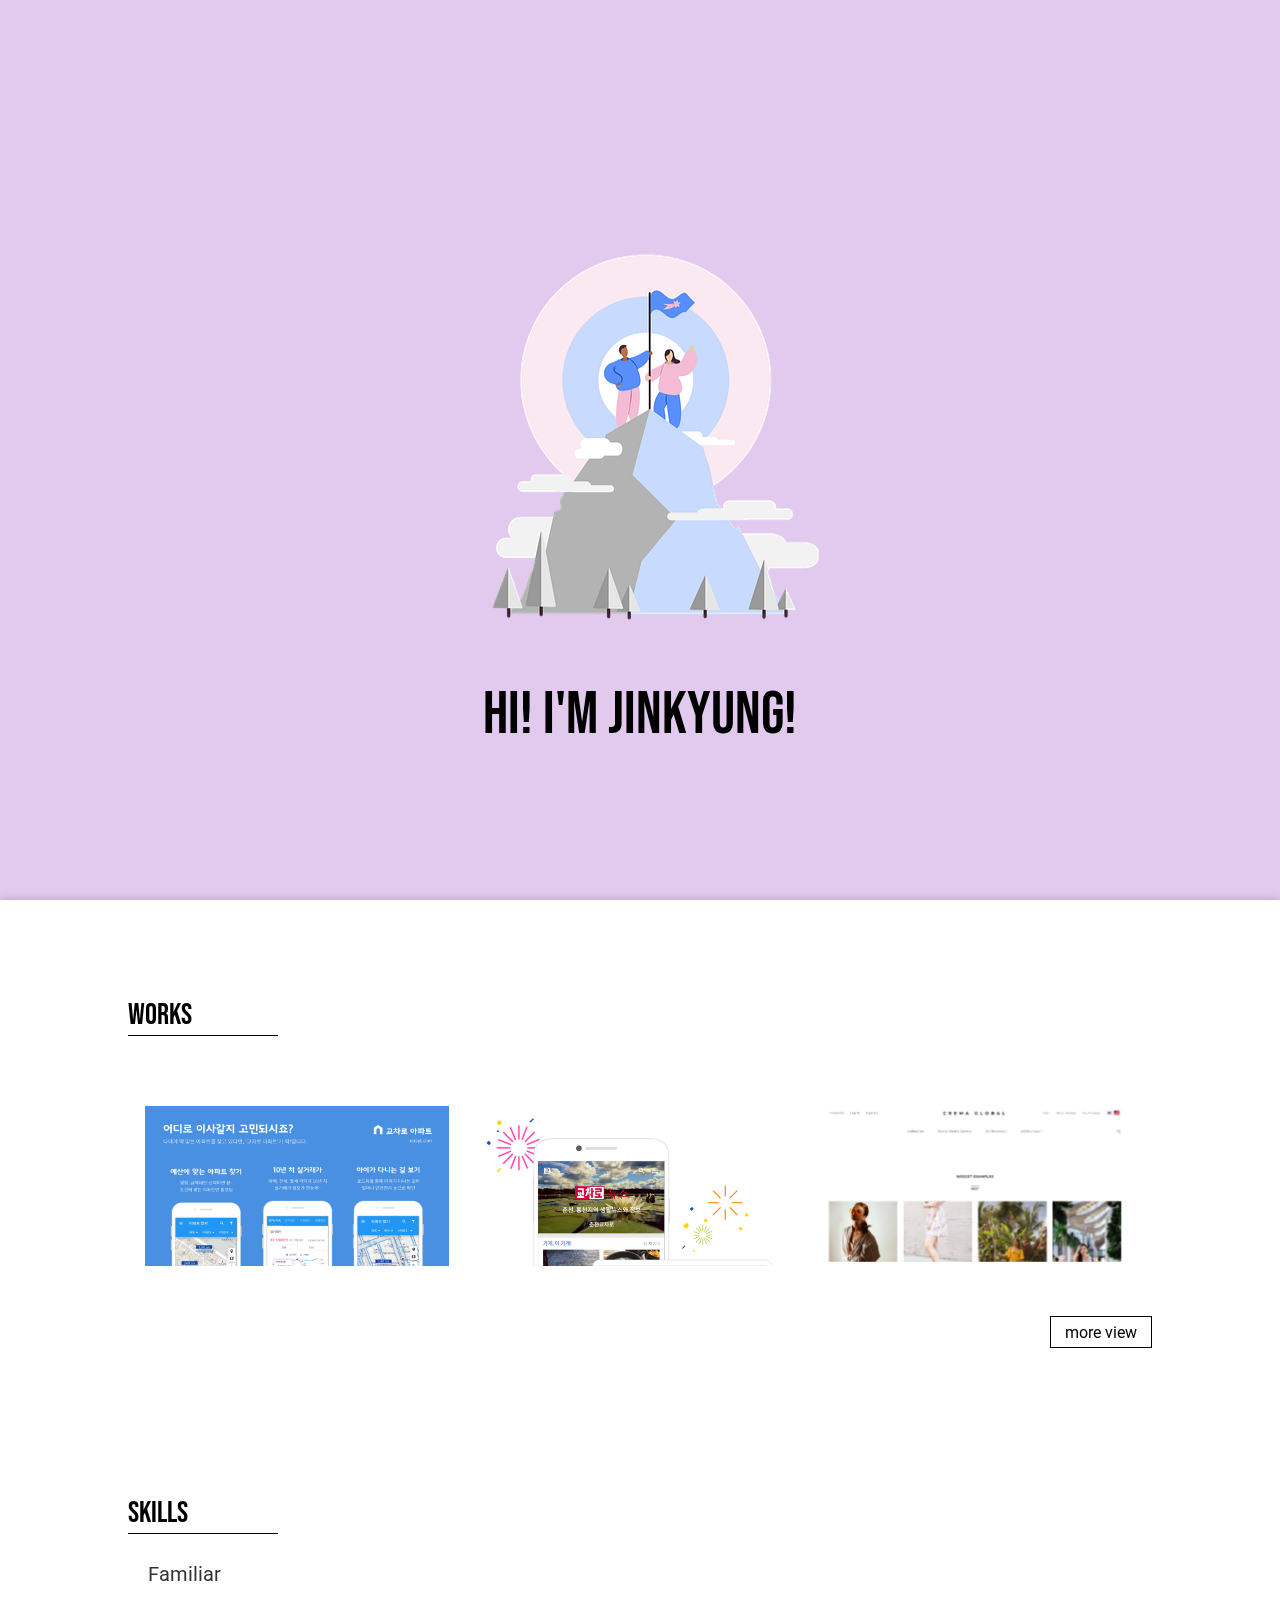
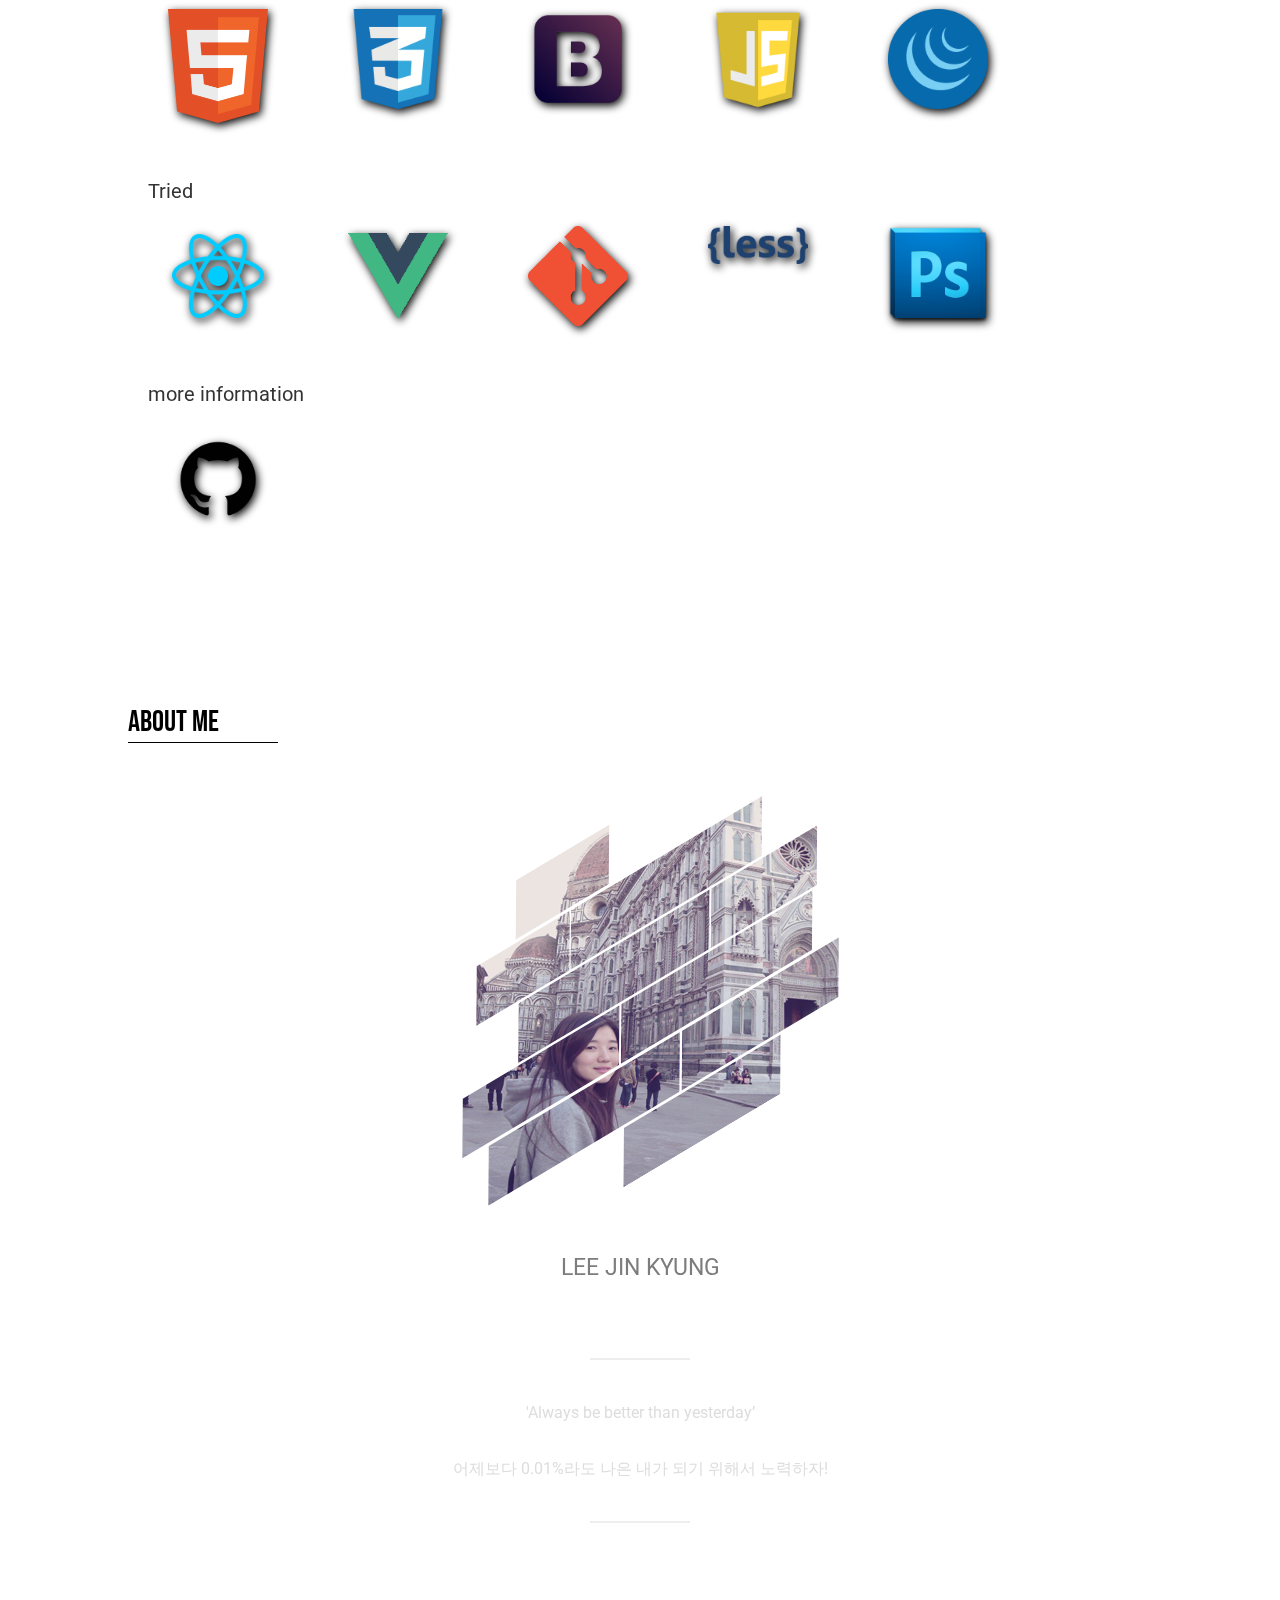
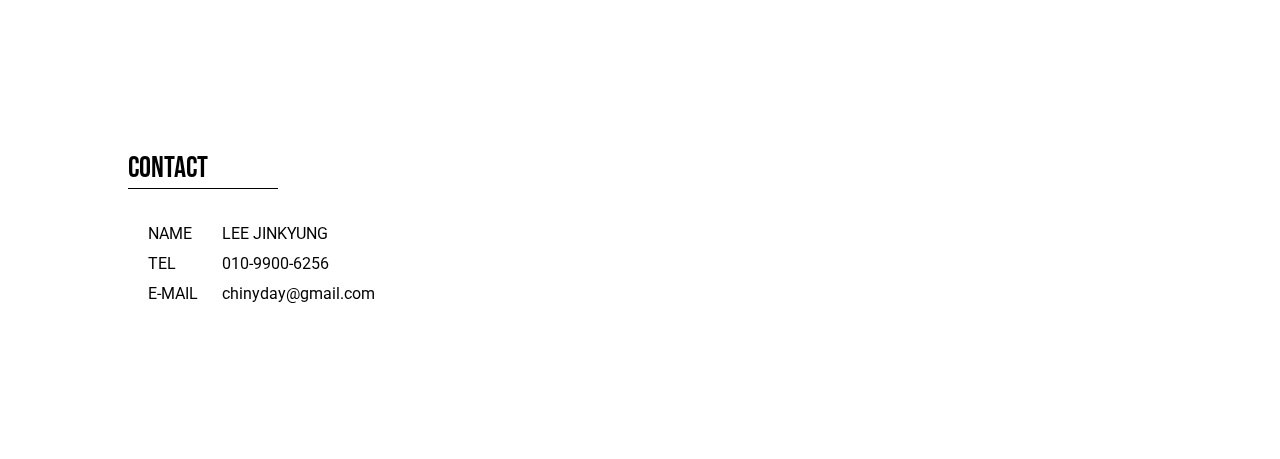
<file: index.html>
<!DOCTYPE html>
<html lang="ko">
<head>
    <meta charset="UTF-8">
    <meta name="viewport" content="width=device-width, initial-scale=1.0">
    <link rel="stylesheet" type="text/css" href="reset.css"> 
    <link rel="stylesheet" type="text/css" href="index.css">   
    <script src="https://ajax.googleapis.com/ajax/libs/jquery/3.5.1/jquery.min.js"></script>
    <title>jinkyung's 포트폴리오</title>
</head>
<body>
    <div id="wrap">
        <div class="gnb">
            <nav class="clearfix">
                <ul class="clearfix">
                    <li><a href="index.html">HOME</a></li>
                    <li><a href="#section1">WORKS</a></li>
                    <li><a href="#section2">SKILLS</a></li>
                    <li><a href="#section3">ABOUT ME</a></li>
                    <li><a href="#section4">CONTACT</a></li>
                </ul>
            </nav>
        </div>
        <div class="top_container">
            <div class="contents">
                <img src="img/main.png">
                <div class="txt">Hi! I'm JinKyung!</div>
            </div>
        </div>
        <div class="bottom_container">
            <!-- works -->
            <section id ="section1" class="section1">
                <h2 class="title">works</h2>
                <div class="container clearfix">
                    <ul class="clearfix list">
                        <li class="prj">
                            <img src="img/proj/img05.png">
                            <div class="txt"><a href="https://www.kcrapt.com/" target="_blank">교차로 아파트</a></div>
                        </li>
                        <li class="prj">
                           <img src="img/proj/img03.png">
                            <div class="txt"> <a href="http://www.semy.kr/" target="_blank">SEMY</a></div>
                        </li>
                        <li class="prj">
                            <img src="img/proj/img06.png"></a>
                            <div class="txt"><a href="http://shop2.cremaglobal.cafe24.com/?redirect=T" target="_blank">크리마 글로벌 샘플사이트</a></div>
                        </li>
                    </ul>
                    <div class="more_btn"><a href="works/works.html">more view</a></div>
                </div>
            </section>

            <!-- skills -->
            <section id ="section2" class="section2">
                <h2 class="title">skills</h2>
                <div class="container ">
                    <div class="contents">
                        <h3 class="sub_title">Familiar</h3>
                        <ul class="clearfix">
                            <li><img src="img/icon/html.png"></li>
                            <li><img src="img/icon/css.png"></li>
                            <li><img src="img/icon/bootstrap.png"></li>
                            <li><img src="img/icon/javascript.png"></li>
                            <li><img src="img/icon/jq.png"></li>
                        </ul>
                    </div>
                    <div class="contents">
                        <h3 class="sub_title">Tried</h3>
                        <ul class="clearfix">
                            <li><img src="img/icon/react.png"></li>
                            <li><img src="img/icon/vue.png"></li>
                            <li><img src="img/icon/git.png"></li>
                            <li><img src="img/icon/less.png"></li>
                              <!-- <li><img src="img/icon/sass.png"></li> -->
                            <li><img src="img/icon/photoshop.png"></li>
                        </ul>
                    </div>
                    <div class="contents">
                        <h3 class="sub_title">more information</h3>
                        <ul class="clearfix">
                            <li><a href="https://github.com/chinyday" target="_blank"><img src="img/icon/github.png"></a></li>
                        </ul>
                    </div>

                            
                </div>
            </section>

            <!-- about me -->
            <section id ="section3" class="section3">
                <h2 class="title">about me</h2>
                <div class="container">
                    <img src="img/jinkyung.png">
                    <div class="name">LEE JIN KYUNG</div>
                    <div class="motto">'Always be better than yesterday’<br><br>어제보다 0.01%라도 나은 내가 되기 위해서 노력하자!</div>
                </div>
            </section>

            <!-- contact -->
            <section id ="section4" class="section4">
                <h2 class="title">contact</h2>
                <div class="container">
                    <p><span>NAME</span> LEE JINKYUNG</p>
                    <p><span>TEL</span> 010-9900-6256</p>
                    <p><span>E-MAIL</span> chinyday@gmail.com</p>
                </div>
            </section>

       </div>
    </div>

    <script src="index.js"></script>
</body>
</html>
</file>
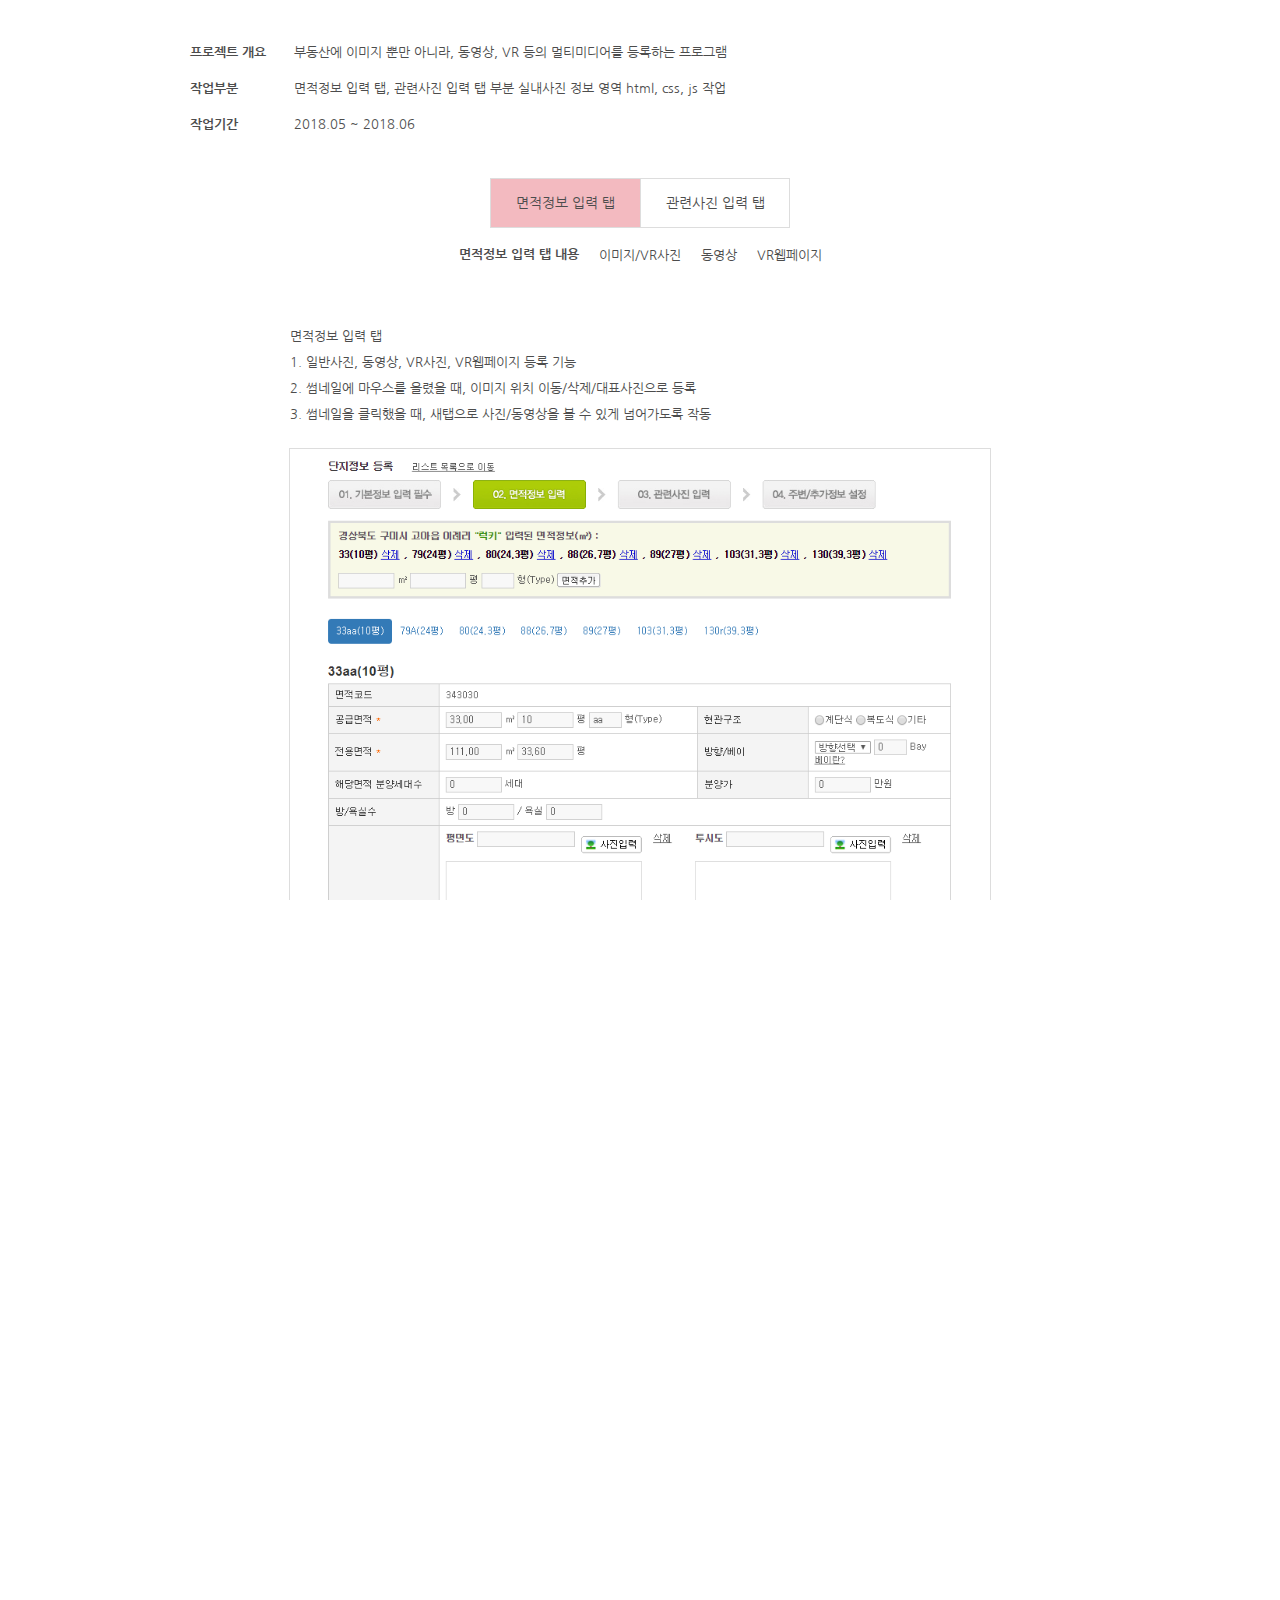
<file: works/bds/index.html>
<!DOCTYPE html>
<html>
<head>
    <meta charset="utf-8" />
    <meta http-equiv="X-UA-Compatible" content="IE=edge">
    <title>교차로 부동산 멀티미디어 뷰 프로그램</title>
    <meta name="viewport" content="width=device-width, initial-scale=1">
    <link rel="stylesheet" type="text/css" media="screen" href="index.css" />
    <script src="https://ajax.googleapis.com/ajax/libs/jquery/3.5.1/jquery.min.js"></script>
    <script src="index.js"></script>
</head>
<body>
    <div id="wrapper">
        
        <div class="pj_header">
           <ul class="">
               <li>
                    <span class="title">프로젝트 개요</span>
                    <span class="content">부동산에 이미지 뿐만 아니라, 동영상, VR 등의 멀티미디어를 등록하는 프로그램</span>
               </li>
               <li>
                    <span class="title">작업부분</span>
                    <span class="content">면적정보 입력 탭, 관련사진 입력 탭 부분 실내사진 정보 영역 html, css, js 작업</span>
               </li>
               <li>
                    <span class="title">작업기간</span>
                    <span class="content">2018.05 ~ 2018.06</span>
               </li>
           </ul>
        </div>
        
        <ul class="tab_wrap">
            <li class="on bd_stlye tab1">면적정보 입력 탭</li>
            <li class="tab2">관련사진 입력 탭</li>
        </ul>
        
        <div class="tabs"> 
            <ul class="tab_conts tab1 on">
                <li class="on conts_tab1-1">면적정보 입력 탭 내용</li>
                <li class="conts_tab1-2">이미지/VR사진</li>
                <li class="conts_tab1-3">동영상</li>
                <li class="conts_tab1-4">VR웹페이지</li>
            </ul>
            <ul class="tab_conts tab2">
                <li class="on conts_tab2-1">관련사진 입력 탭 내용</li>
                <li class="conts_tab2-2">위치</li>
            </ul>
            
        </div>   
        
        <div class="container">
            <div class="conts_tab1-1">
                <ul class="cont_info">
                    <li>면적정보 입력 탭</li>
                    <li>1. 일반사진, 동영상, VR사진, VR웹페이지 등록 기능</li>
                    <li>2. 썸네일에 마우스를 올렸을 때, 이미지 위치 이동/삭제/대표사진으로 등록</li>
                    <li>3. 썸네일을 클릭했을 때, 새탭으로 사진/동영상을 볼 수 있게 넘어가도록 작동</li>
                </ul>
                <img alt="" src="img/tap1.png">    
            </div>
            <div class="conts_tab1-2">
                <ul class="cont_info">
                    <li>면적정보 입력 탭 - 이미지 / VR사진 등록</li>
                    <li>1. 기존 사진 등록하는 방법 사용</li>
                </ul>
                <img alt="" src="img/tap1_1.png">    
            </div>
            <div class="conts_tab1-3">
                <ul class="cont_info">
                    <li>면적정보 입력 탭 - 동영상 등록</li>
                    <li>1. youtube 주소를 입력하여 자신이 원하는 동영상을 등록</li>
                    <li>2. youtube.com, youtu.be 둘 다 적용, 유효성 검사</li>
                </ul>
                <img alt="" src="img/tap1_2.jpg">    
            </div>
            <div class="conts_tab1-4">
                <ul class="cont_info">
                    <li>면적정보 입력 탭 - VR웹페이지 등록</li>
                    <li>1. 등록되어 있는 실내 VR / 단지 VR 웹페이지 등록</li>
                    <li>2. 등록되어 있지 않은 주소 / youtube 주소일 경우, 경고 내용 알림</li>
                </ul>
                <img alt="" src="img/tap1_3.jpg">    
            </div>
            <div class="conts_tab2-1">
                <ul class="cont_info">
                    <li>관련사진 입력 탭</li>
                    <li>1. 일반사진, 동영상, VR사진, VR웹페이지 등록 가능</li>
                    <li>2. 전반적인 기능은 면적정보 입력 탭과 동일( 일반사진, 동영상, VR사진, VR웹페이지 등록, 이동, 삭제, 대표등록 등)</li>
                </ul>
                <img alt="" src="img/tap2.jpg">    
            </div>
            <div class="conts_tab2-2">
                <ul class="cont_info">
                    <li>관련사진 입력 탭 - 위치 등록</li>
                    <li>1. 항공촬영을 클릭하면 등록되어 있는 위치를 불러와서 위치정보 전달</li>
                    <li>2. 마우스를 이용하여, 이동 및 위치 수정 가능</li>
                </ul>
                <img alt="" src="img/tap2_1.jpg">    
           </div>
                  
        </div>
    
    </div>
    
    
    
   
</body>
</html>
</file>
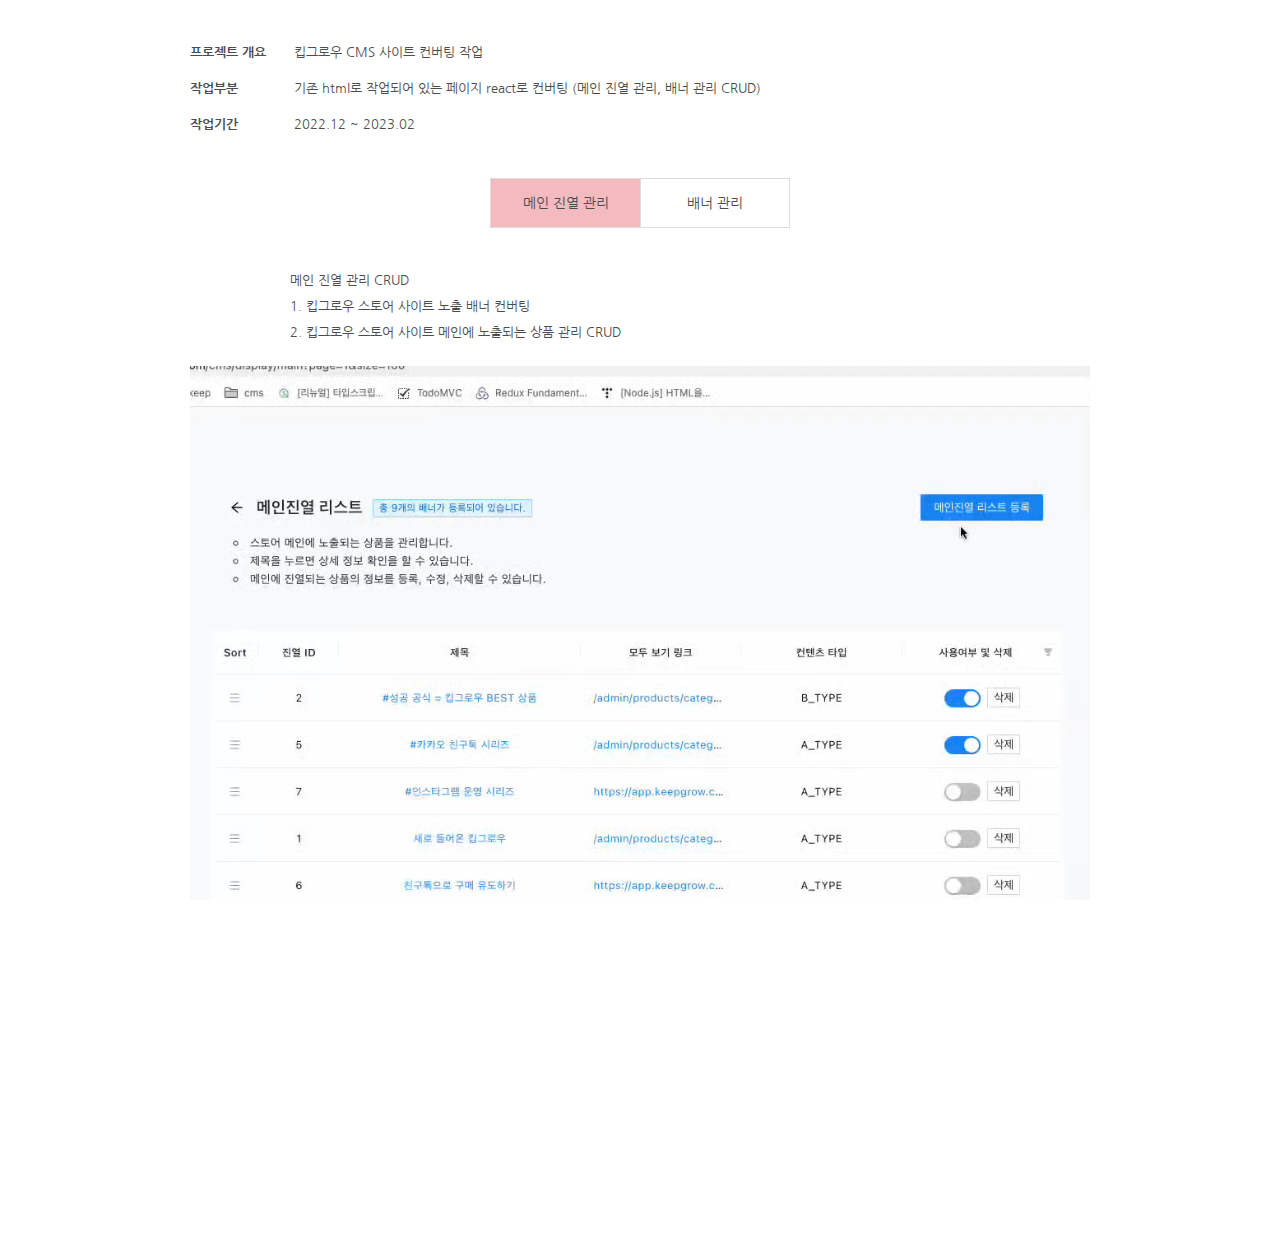
<file: works/uneed/index.html>
<!DOCTYPE html>
<html>
<head>
    <meta charset="utf-8" />
    <meta http-equiv="X-UA-Compatible" content="IE=edge">
    <title>킵그로우 CMS 사이트 컨버팅 작업</title>
    <meta name="viewport" content="width=device-width, initial-scale=1">
    <link rel="stylesheet" type="text/css" media="screen" href="index.css" />
    <script src="https://ajax.googleapis.com/ajax/libs/jquery/3.5.1/jquery.min.js"></script>
    <script src="index.js"></script>
</head>
<body>
    <div id="wrapper">
        
        <div class="pj_header">
           <ul class="">
               <li>
                    <span class="title">프로젝트 개요</span>
                    <span class="content">킵그로우 CMS 사이트 컨버팅 작업</span>
               </li>
               <li>
                    <span class="title">작업부분</span>
                    <span class="content">기존 html로 작업되어 있는 페이지 react로 컨버팅 (메인 진열 관리, 배너 관리 CRUD)</span>
               </li>
               <li>
                    <span class="title">작업기간</span>
                    <span class="content">2022.12 ~ 2023.02</span>
               </li>
           </ul>
        </div>
        
        <ul class="tab_wrap">
            <li class="tab1 bd_stlye on">메인 진열 관리</li>
            <li class="tab2">배너 관리</li>
        </ul>

        <div class="container">
            <div class="conts_tab1-1">
                <ul class="cont_info">
                    <li>메인 진열 관리 CRUD</li>
                    <li>1. 킵그로우 스토어 사이트 노출 배너 컨버팅</li>
                    <li>2. 킵그로우 스토어 사이트 메인에 노출되는 상품 관리 CRUD</li>
                </ul>
                <video autoplay loop muted controls>
                  <source src="img/main1.mp4" type="video/mp4">
              </video>
            </div>
            <div class="conts_tab2-1">
                <ul class="cont_info">
                    <li>배너 관리 CRUD</li>
                    <li>1. 킵그로우 스토어 사이트 노출 배너 컨버팅</li>
                    <li>2. 메인 상단 배너, 메인 하단 배너, 로그인 배너, 회원가입 배너 관리 CRUD</li>
                </ul>
                <video autoplay loop muted controls>
                  <source src="img/banner1.mp4" type="video/mp4">
              </video>
            </div>  
        </div>
    
    </div>
    
    
    
   
</body>
</html>
</file>
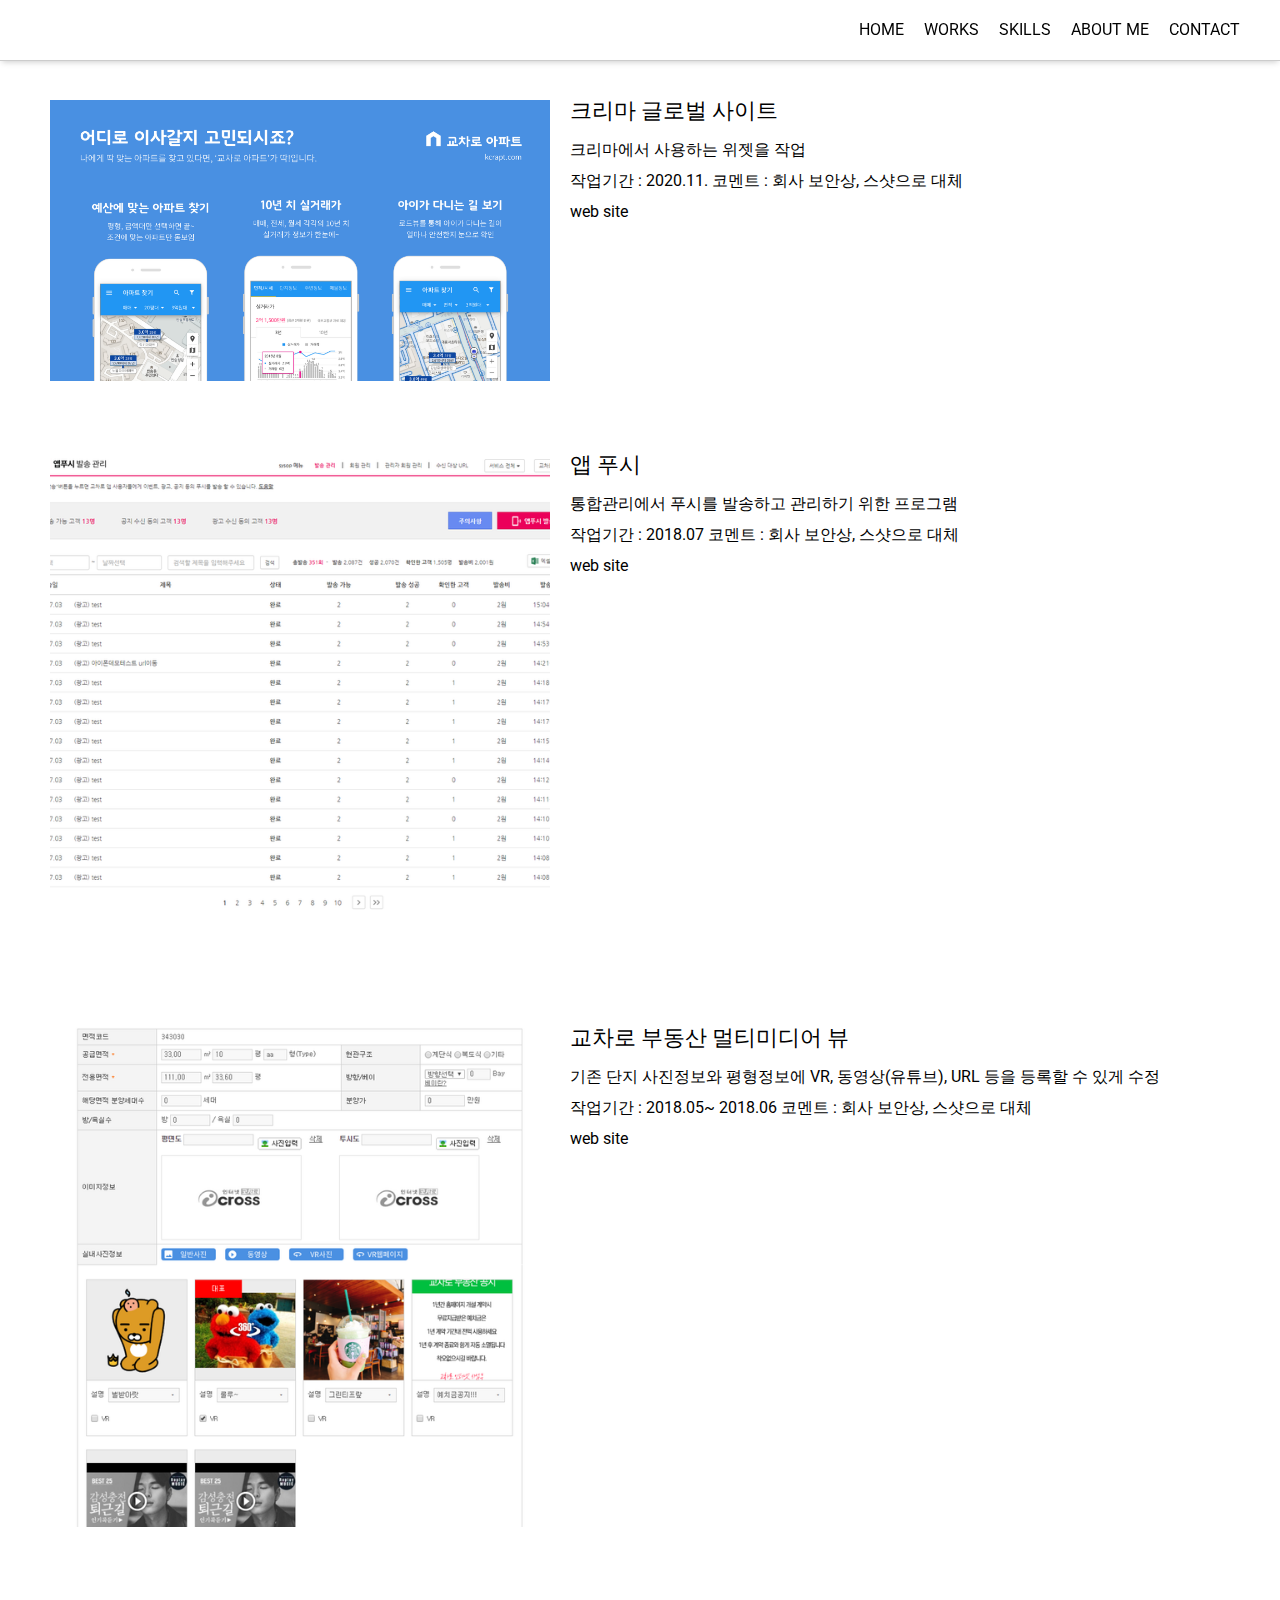
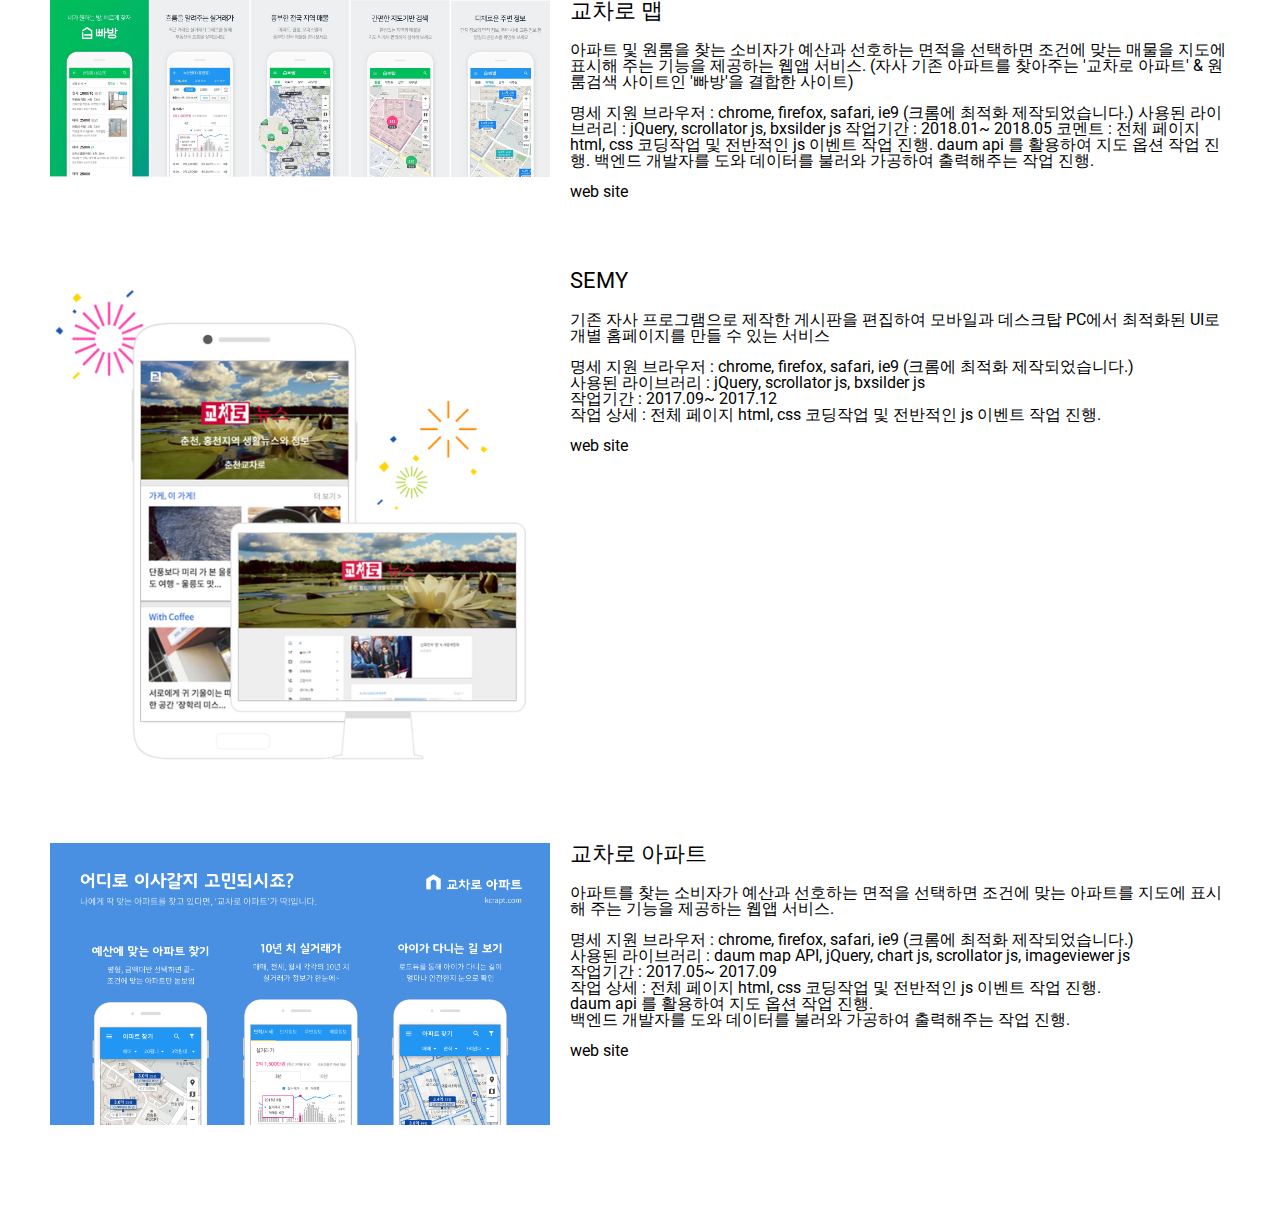
<file: works.html>
<!DOCTYPE html>
<html>
<head>
    <meta charset="utf-8" />
    <meta http-equiv="X-UA-Compatible" content="IE=edge">
    <title>Page Title</title>
    <meta name="viewport" content="width=device-width, initial-scale=1">
    <link rel="stylesheet" type="text/css" media="screen" href="reset.css"/>
    <link rel="stylesheet" type="text/css" media="screen" href="works.css" />
    <link rel="stylesheet" href="https://use.fontawesome.com/releases/v5.6.3/css/all.css" integrity="sha384-UHRtZLI+pbxtHCWp1t77Bi1L4ZtiqrqD80Kn4Z8NTSRyMA2Fd33n5dQ8lWUE00s/" crossorigin="anonymous">
</head>
<body>
    <div id="works_wrap">
        <div class="gnb">
            <nav class="clearfix">
                <ul class="clearfix">
                    <li><a href="index.html">HOME</a></li>
                    <li><a href="index.html#section1">WORKS</a></li>
                    <li><a href="index.html#section2">SKILLS</a></li>
                    <li><a href="index.html#section3">ABOUT ME</a></li>
                    <li><a href="index.html#section4">CONTACT</a></li>
                </ul>
            </nav>
        </div>
        <div class="works_container">
            <!-- 크리마 글로벌 사이트 -->
            <section class="section">
                <ul class="clearfix">
                    <li class="img">
                        <img src="img/proj/img05.png">
                    </li>
                    <li class="text_wrap">
                        <h2 class="title">크리마 글로벌 사이트</h2>
                        <div class="">
                            <p>크리마에서 사용하는 위젯을 작업</p>
                            <div class="more_info">
                                작업기간 : 2020.11.
                                코멘트 :
                                회사 보안상, 스샷으로 대체
                            </div>
                            <p><a href="http://shop2.cremaglobal.cafe24.com/?redirect=T" target="_blank">web site</a></p>
                        </div>
                    </li>
                </ul>
            </section>
            <!-- 앱 푸시 -->
            <section class="section">
                <ul class="clearfix">
                    <li class="img">
                        <img src="img/proj/img02.png">
                    </li>
                    <li class="text_wrap">
                        <h2 class="title">앱 푸시</h2>
                        <div class="">
                            <p>통합관리에서 푸시를 발송하고 관리하기 위한 프로그램</p>
                            <div class="more_info">
                                작업기간 : 2018.07
                                코멘트 :
                                회사 보안상, 스샷으로 대체
                            </div>
                            <p><a href="works/push/index.html" target="_blank">web site</a></p>
                        </div>
                    </li>
                </ul>
            </section>
            <!-- 교차로 부동산 멀티미디어 뷰 -->
            <section class="section">
                <ul class="clearfix">
                    <li class="img">
                        <img src="img/proj/img01.png">
                    </li>
                    <li class="text_wrap">
                        <h2 class="title">교차로 부동산 멀티미디어 뷰</h2>
                        <div class="">
                            <p>기존 단지 사진정보와 평형정보에 VR, 동영상(유튜브), URL 등을 등록할 수 있게 수정</p>
                            <div class="more_info">
                                작업기간 : 2018.05~ 2018.06
                                코멘트 :
                                회사 보안상, 스샷으로 대체
                            </div>
                            <p><a href="works/bds/index.html" target="_blank">web site</a></p>
                        </div>
                    </li>
                </ul>
            </section>
            <!-- 교차로 맵 -->
            <section class="section">
                <ul class="clearfix">
                    <li class="img">
                        <img src="img/proj/img04.jpg">
                    </li>
                    <li class="text_wrap">
                        <h2 class="title">교차로 맵</h2>
                        <div class="">
                            <p>아파트 및 원룸을 찾는 소비자가 예산과 선호하는 면적을 선택하면 조건에 맞는 매물을 지도에 표시해 주는 기능을 제공하는 웹앱 서비스.
                                (자사 기존 아파트를 찾아주는 '교차로 아파트' & 원룸검색 사이트인 '빠방'을 결합한 사이트)</p>
                            <div class="more_info">
                                명세 지원 브라우저 : chrome, firefox, safari, ie9 (크롬에 최적화 제작되었습니다.)
                                사용된 라이브러리 : jQuery, scrollator js, bxsilder js
                                작업기간 : 2018.01~ 2018.05
                                코멘트 :
                                전체 페이지 html, css 코딩작업 및 전반적인 js 이벤트 작업 진행.
                                daum api 를 활용하여 지도 옵션 작업 진행.
                                백엔드 개발자를 도와 데이터를 불러와 가공하여 출력해주는 작업 진행.
                            </div>
                            <p><a href="http://map.kcrbds.co.kr/" target="_blank">web site</a></p>
                        </div>
                    </li>
                </ul>
            </section>
            <!-- SEMY -->
            <section class="section">
                <ul class="clearfix">
                    <li class="img">
                        <img src="img/proj/img03.png">
                    </li>
                    <li class="text_wrap">
                        <h2 class="title">SEMY</h2>
                        <div class="">
                            <p>기존 자사 프로그램으로 제작한 게시판을 편집하여 모바일과 데스크탑 PC에서 최적화된 UI로 개별 홈페이지를 만들 수 있는 서비스</p>
                            <div class="more_info">
                                명세 지원 브라우저 : chrome, firefox, safari, ie9 (크롬에 최적화 제작되었습니다.)<br>
                                사용된 라이브러리 : jQuery, scrollator js, bxsilder js<br>
                                작업기간 : 2017.09~ 2017.12<br>
                                작업 상세 : 전체 페이지 html, css 코딩작업 및 전반적인 js 이벤트 작업 진행.<br>
                            </div>
                            <p><a href="http://www.semy.kr/" target="_blank">web site</a></p>
                        </div>
                    </li>
                </ul>
            </section>
            <!-- 교차로 아파트 -->
            <section class="section">
                <ul class="clearfix">
                    <li class="img">
                        <img src="img/proj/img05.png">
                    </li>
                    <li class="text_wrap">
                        <h2 class="title">교차로 아파트</h2>
                        <div class="">
                            <p>아파트를 찾는 소비자가 예산과 선호하는 면적을 선택하면 조건에 맞는 아파트를 지도에 표시해 주는 기능을 제공하는 웹앱 서비스.</p>
                            <div class="more_info">
                                명세 지원 브라우저 : chrome, firefox, safari, ie9 (크롬에 최적화 제작되었습니다.)<br>
                                사용된 라이브러리 : daum map API, jQuery, chart js, scrollator js, imageviewer js<br>
                                작업기간 : 2017.05~ 2017.09<br>
                                작업 상세 : 전체 페이지 html, css 코딩작업 및 전반적인 js 이벤트 작업 진행.<br>
                                daum api 를 활용하여 지도 옵션 작업 진행.<br>
                                백엔드 개발자를 도와 데이터를 불러와 가공하여 출력해주는 작업 진행.
                            </div>
                            <p><a href="https://www.kcrapt.com/" target="_blank">web site</a></p>
                        </div>
                    </li>
                </ul>
            </section>

        </div>
    </div>  
</body>
</html>
</file>
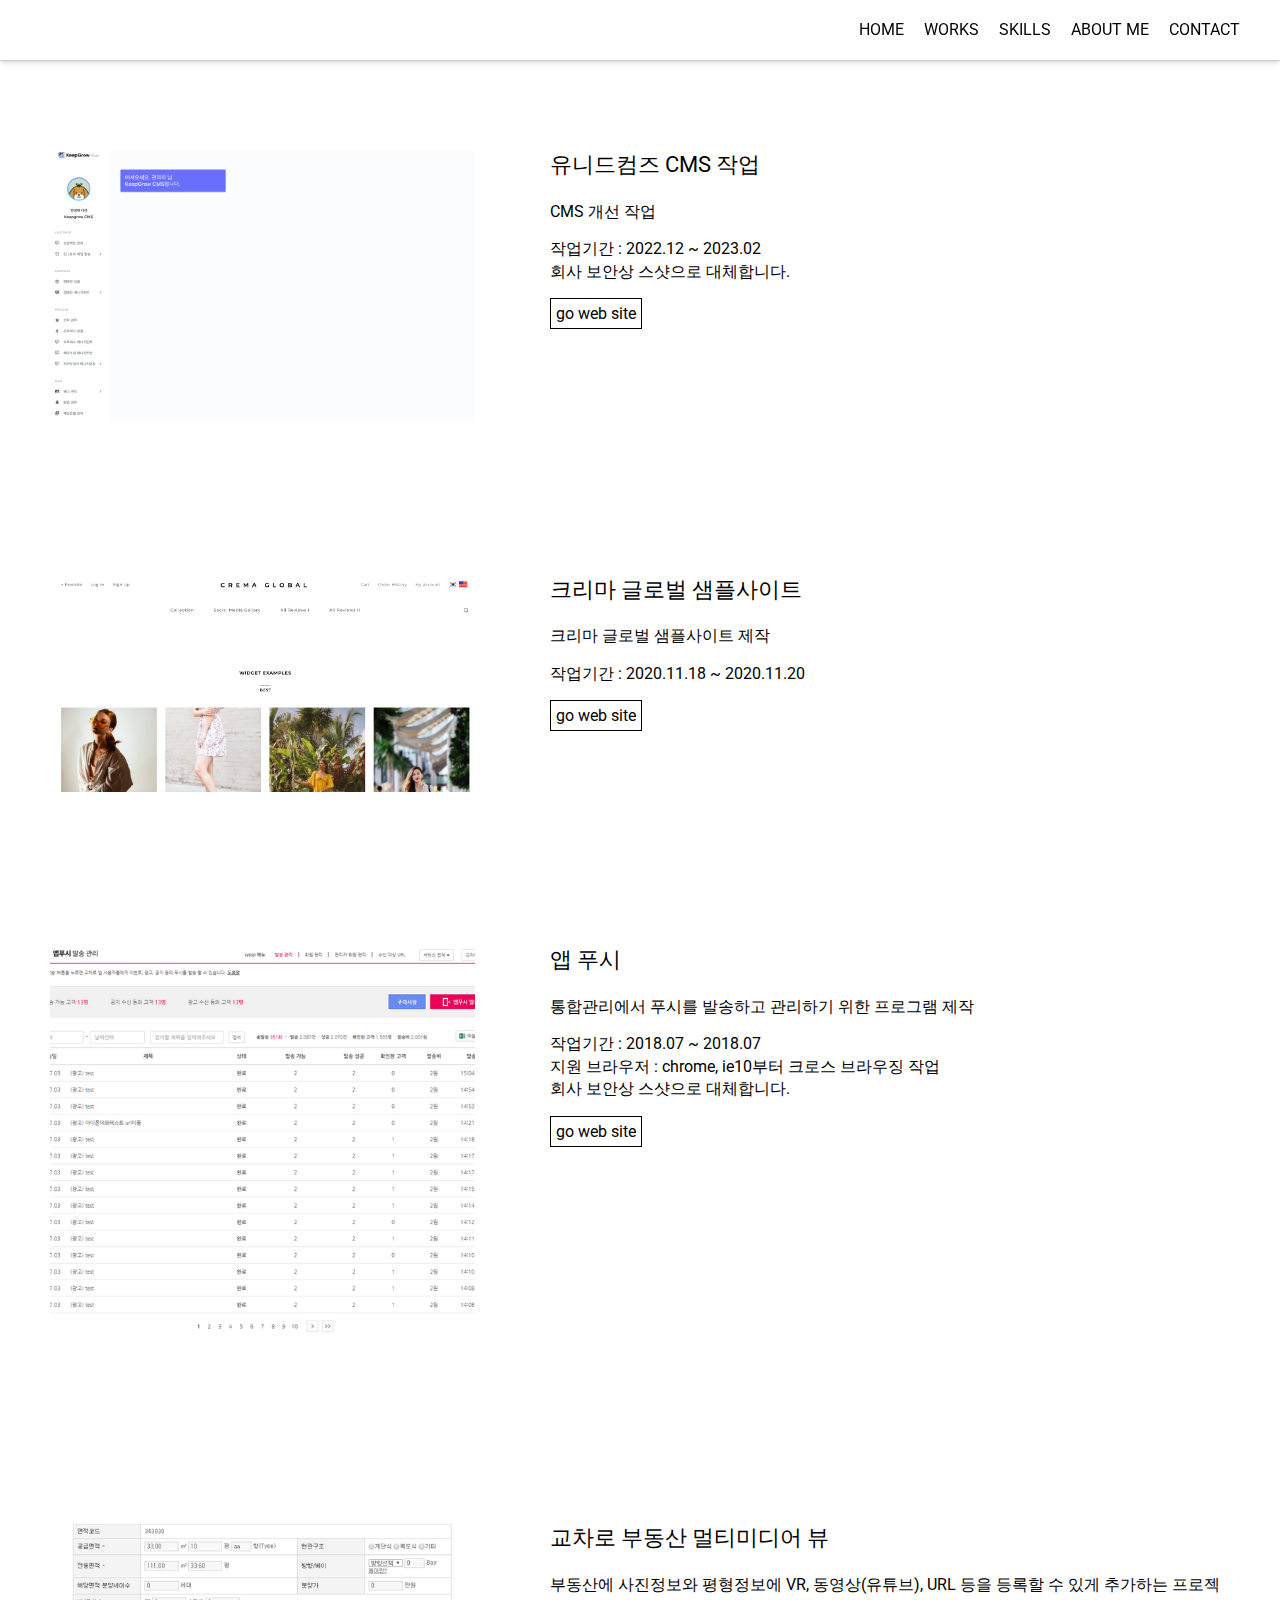
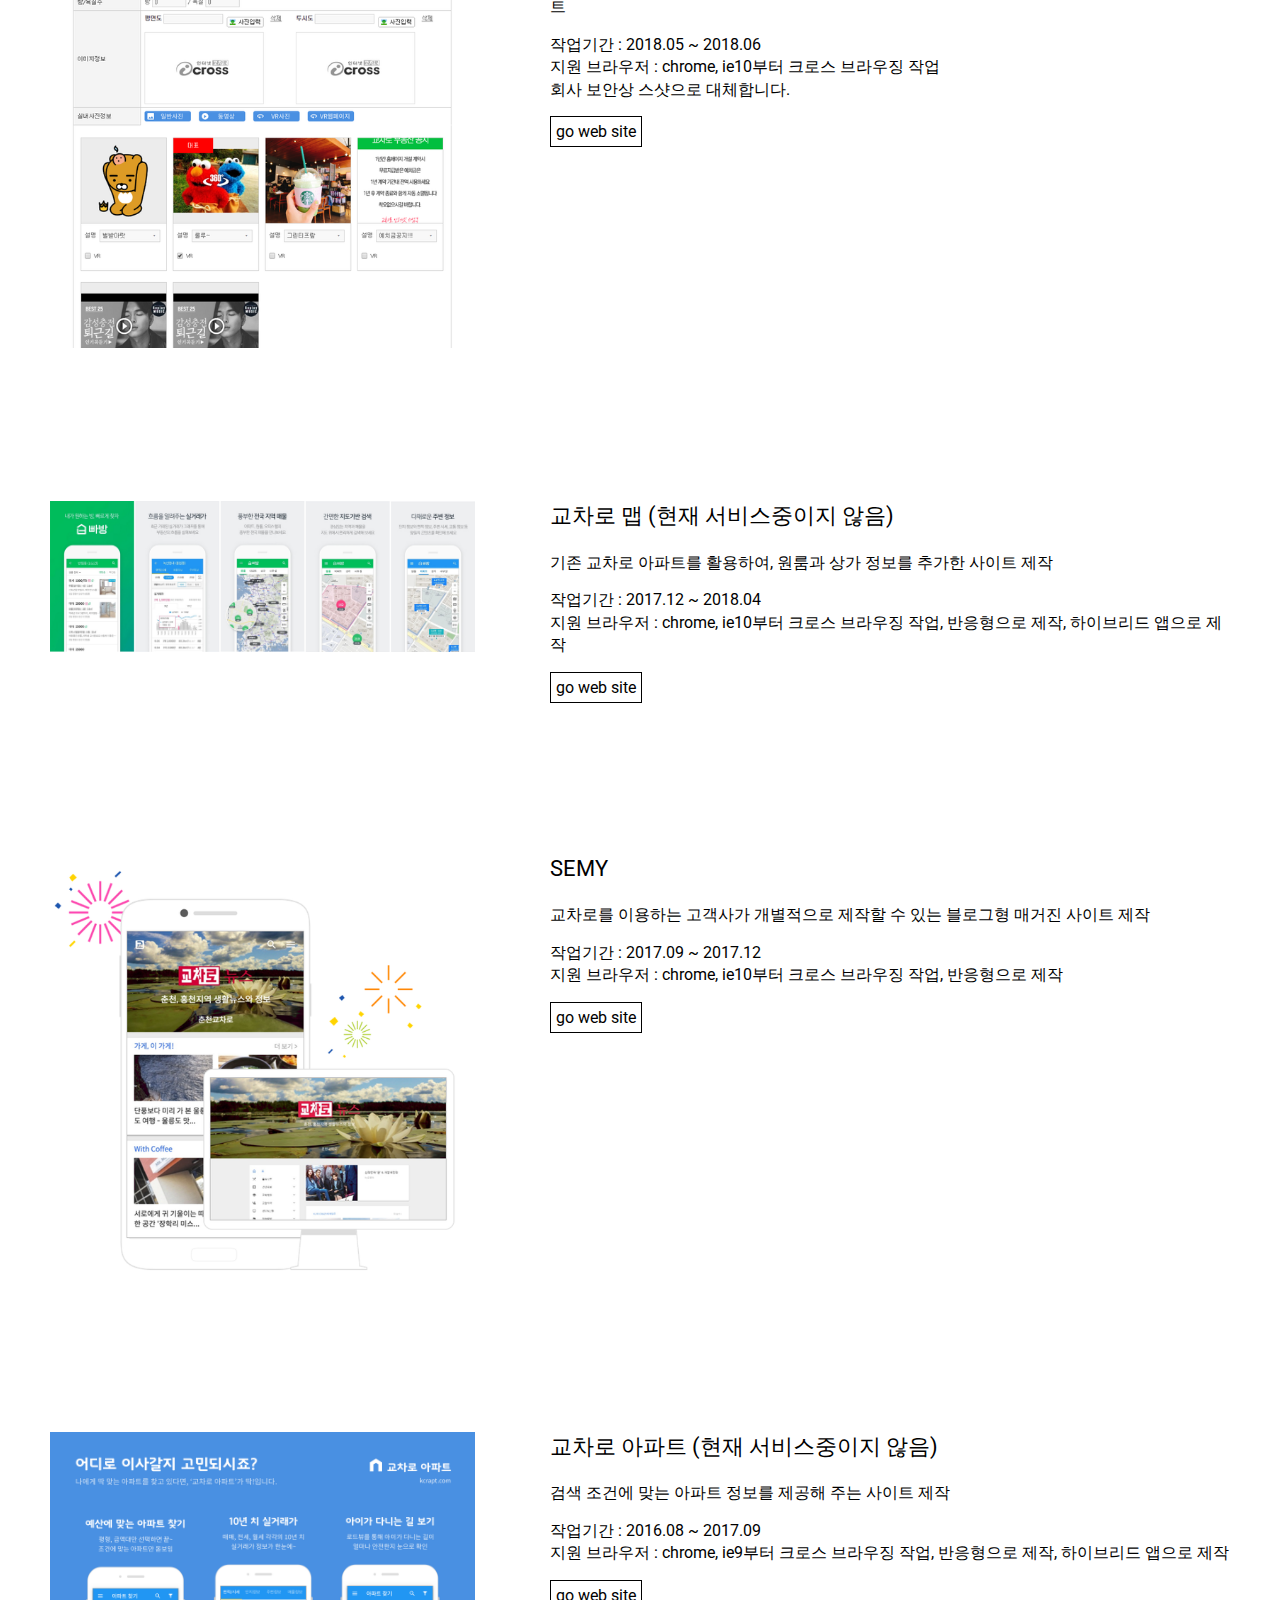
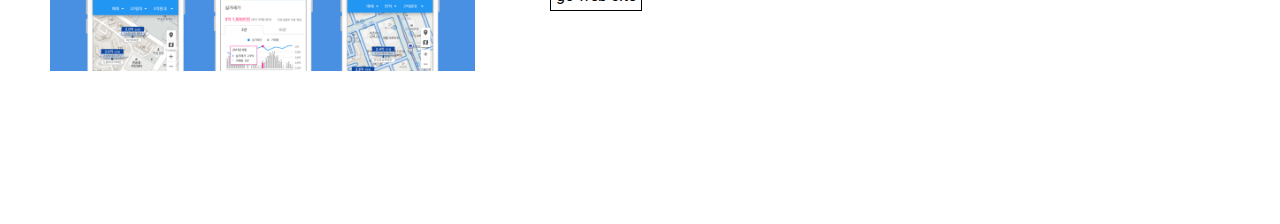
<file: works/works.html>
<!DOCTYPE html>
<html>
<head>
    <meta charset="utf-8" />
    <meta http-equiv="X-UA-Compatible" content="IE=edge">
    <title>works project</title>
    <meta name="viewport" content="width=device-width, initial-scale=1">
    <link rel="stylesheet" type="text/css" media="screen" href="../reset.css"/>
    <link rel="stylesheet" type="text/css" media="screen" href="works.css" />
    <link rel="stylesheet" href="https://use.fontawesome.com/releases/v5.6.3/css/all.css" integrity="sha384-UHRtZLI+pbxtHCWp1t77Bi1L4ZtiqrqD80Kn4Z8NTSRyMA2Fd33n5dQ8lWUE00s/" crossorigin="anonymous">
</head>
<body>
    <div id="works_wrap">
        <div class="gnb">
            <nav class="clearfix">
                <ul class="clearfix">
                    <li><a href="../index.html">HOME</a></li>
                    <li><a href="../index.html#section1">WORKS</a></li>
                    <li><a href="../index.html#section2">SKILLS</a></li>
                    <li><a href="../index.html#section3">ABOUT ME</a></li>
                    <li><a href="../index.html#section4">CONTACT</a></li>
                </ul>
            </nav>
        </div>
        <div class="works_container">
            <!-- 유니드 컴즈 -->
            <section class="section">
              <ul class="clearfix">
                  <li class="img">
                      <img src="../img/proj/img07.png">
                  </li>
                  <li class="text_wrap">
                      <h2 class="title">유니드컴즈 CMS 작업</h2>
                      <div class="">
                          <p>CMS 개선 작업</p>
                          <div class="more_info">
                              작업기간 : 2022.12 ~ 2023.02<br>
                              회사 보안상 스샷으로 대체합니다.
                          </div>
                          <span class="website_btn"><a href="uneed/index.html" target="_blank">go web site</a></span>
                      </div>
                  </li>
              </ul>
            </section>
            <!-- 크리마 글로벌 사이트 -->
            <section class="section">
                <ul class="clearfix">
                    <li class="img">
                        <img src="../img/proj/img06.png">
                    </li>
                    <li class="text_wrap">
                        <h2 class="title">크리마 글로벌 샘플사이트</h2>
                        <div class="">
                            <p>크리마 글로벌 샘플사이트 제작</p>
                            <div class="more_info">
                                작업기간 : 2020.11.18 ~ 2020.11.20<br>
                            </div>
                            <span class="website_btn"><a href="http://shop2.cremaglobal.cafe24.com/?redirect=T"  target="_blank">go web site</a></span>
                        </div>
                    </li>
                </ul>
            </section>
            <!-- 앱 푸시 -->
            <section class="section">
                <ul class="clearfix">
                    <li class="img">
                        <img src="../img/proj/img02.png">
                    </li>
                    <li class="text_wrap">
                        <h2 class="title">앱 푸시</h2>
                        <div class="">
                            <p>통합관리에서 푸시를 발송하고 관리하기 위한 프로그램 제작</p>
                            <div class="more_info">
                                작업기간 : 2018.07 ~ 2018.07<br>
                                지원 브라우저 : chrome, ie10부터 크로스 브라우징 작업<br>
                                회사 보안상 스샷으로 대체합니다.
                            </div>
                            <span class="website_btn"><a href="push/index.html" target="_blank">go web site</a></span>
                        </div>
                    </li>
                </ul>
            </section>
            <!-- 교차로 부동산 멀티미디어 뷰 -->
            <section class="section">
                <ul class="clearfix">
                    <li class="img">
                        <img src="../img/proj/img01.png">
                    </li>
                    <li class="text_wrap">
                        <h2 class="title">교차로 부동산 멀티미디어 뷰</h2>
                        <div class="">
                            <p>부동산에 사진정보와 평형정보에 VR, 동영상(유튜브), URL 등을 등록할 수 있게 추가하는 프로젝트</p>
                            <div class="more_info">
                                작업기간 : 2018.05 ~ 2018.06<br>
                                지원 브라우저 : chrome, ie10부터 크로스 브라우징 작업<br>
                                회사 보안상 스샷으로 대체합니다.
                            </div>
                            <span class="website_btn"><a href="bds/index.html" target="_blank">go web site</a></span>
                        </div>
                    </li>
                </ul>
            </section>
            <!-- 교차로 맵 -->
            <section class="section">
                <ul class="clearfix">
                    <li class="img">
                        <img src="../img/proj/img04.jpg">
                    </li>
                    <li class="text_wrap">
                        <h2 class="title">교차로 맵 (현재 서비스중이지 않음)</h2>
                        <div class="">
                            <p>기존 교차로 아파트를 활용하여, 원룸과 상가 정보를 추가한 사이트 제작</p>
                            <div class="more_info">
                                작업기간 : 2017.12 ~ 2018.04<br>
                                지원 브라우저 : chrome, ie10부터 크로스 브라우징 작업, 반응형으로 제작, 하이브리드 앱으로 제작<br>
                            </div>
                            <span class="website_btn"><a href="http://map.kcrbds.co.kr/" target="_blank">go web site</a></span>
                        </div>
                    </li>
                </ul>
            </section>
            <!-- SEMY -->
            <section class="section">
                <ul class="clearfix">
                    <li class="img">
                        <img src="../img/proj/img03.png">
                    </li>
                    <li class="text_wrap">
                        <h2 class="title">SEMY</h2>
                        <div class="">
                            <p>교차로를 이용하는 고객사가 개별적으로 제작할 수 있는 블로그형 매거진 사이트 제작</p>
                            <div class="more_info">
                                작업기간 : 2017.09 ~ 2017.12<br>
                                지원 브라우저 : chrome, ie10부터 크로스 브라우징 작업, 반응형으로 제작<br>
                            </div>
                            <span class="website_btn"><a href="http://www.semy.kr/" target="_blank">go web site</a></span>
                        </div>
                    </li>
                </ul>
            </section>
            <!-- 교차로 아파트 -->
            <section class="section">
                <ul class="clearfix">
                    <li class="img">
                        <img src="../img/proj/img05.png">
                    </li>
                    <li class="text_wrap">
                        <h2 class="title">교차로 아파트 (현재 서비스중이지 않음)</h2>
                        <div class="">
                            <p>검색 조건에 맞는 아파트 정보를 제공해 주는 사이트 제작</p>
                            <div class="more_info">
                                작업기간 : 2016.08 ~ 2017.09<br>
                                지원 브라우저 : chrome, ie9부터 크로스 브라우징 작업, 반응형으로 제작, 하이브리드 앱으로 제작<br>
                            </div>
                            <span class="website_btn"><a href="https://www.kcrapt.com/" target="_blank">go web site</a></span>
                        </div>
                    </li>
                </ul>
            </section>
        </div>
    </div>  
</body>
</html>
</file>
<file: index.css>
@import url('https://fonts.googleapis.com/css2?family=Bebas+Neue&family=Roboto&display=swap');

body{
    font-family: 'Roboto', sans-serif;
}
.clearfix::after {
    content: "";
    clear: both;
    display: block;
}

/*  */
#wrap{
    height: 100%;
}

.gnb{
    position: fixed;
    top: 0;
    height: 60px;
    width: 100%;
    background: #fff;
    border-bottom: 1px solid #ccc;
    -webkit-box-shadow: 0px 3px 6px -2px #ccc; /* Safari 3-4, iOS 4.0.2 - 4.2, Android 2.3+ */
    -moz-box-shadow:    0px 3px 6px -2px #ccc; /* Firefox 3.5 - 3.6 */
    box-shadow:         0px 3px 6px -2px #ccc;
}
.gnb ul{
    float: right;
    margin-right: 30px;
}
.gnb li{
    float: left;
    height: 60px;
    line-height: 60px;
    margin: 0 10px;
}
/* top_container */
.top_container{
    background: #e2caef;
    width: 100%;
    height: 100vh;
    position: fixed;
    top: 0px;
    left: 0px;
    bottom: 0px;
    right: 0px;
    z-index: 0;
    text-align: center;
    font-family: 'Bebas Neue', cursive;
}
.top_container .contents{
    position: absolute;
    top: 55%;
    left: 50%;
    transform: translate(-50%, -52%);
}
.top_container .txt{
    font-size: 60px;
    margin-top: 30px;
}

/* bottom_container */
.bottom_container{
    position: relative;
    z-index: 1;
    box-shadow: rgba(0, 0, 0, 0.2) 0px 0px 10px;
    margin-top: 100vh;
    background: white;
    padding-bottom: 100px;
}
.bottom_container nav ul {
    padding: 40px 40px 100px 40px;
    width: 510px;
    margin: 0 auto;
}
.bottom_container nav ul > li{ 
    width: 150px;
    margin: 10px;
    float: left;
    font-size: 25px;
    padding: 10px 20px;
    cursor: pointer;
    text-align: center;
    border: 1px solid #ddd;
    border-radius: 50px;
    box-sizing: border-box;   
}

.bottom_container section{
    width: 80%;
    margin: 0 auto;
    padding: 100px 0 50px;
}

.bottom_container section .title{
    font-family: 'Bebas Neue', cursive;
    font-size: 30px;
    padding-bottom: 5px;
    border-bottom: 1px solid #000;
    width: 150px;
    margin-bottom: 20px; 
}

/* works section */
.section1 .list{
    padding: 50px 0;
}
.section1 .list li.prj{
    float: left;
    width: 33%;
    height: 160px;
    text-align: center;
}
.section1 .list li.prj img{
    width: 90%;
    max-width: 100%;
    backface-visibility: hidden;
    vertical-align: top;
}

.list .prj{
    position: relative;
    overflow: hidden;
    color: #ffffff;
    -webkit-box-sizing: border-box;
    box-sizing: border-box;
    -webkit-transition: all 0.35s ease;
    transition: all 0.35s ease;
}
.list .prj:after,
.list .prj .txt {
    position: absolute;
    top: 35%;
    bottom: 0;
    left: 0;
    right: 0;
}
.list .prj:after {
    content: '';
    background-color: rgba(0, 0, 0, 0.5);
    -webkit-transition: all 0.35s ease;
    transition: all 0.35s ease;
    opacity: 0;
}
.list .prj .txt {
    z-index: 1;
    padding: 40px;
    width: 100%;
    margin: 5px 0;
    padding: 0;
    line-height: 1.1em;
    font-weight: 700;
    font-size: 1.4em;
    text-transform: uppercase;
    opacity: 0;
}

.list .prj:hover img{
  zoom: 1;
  filter: alpha(opacity=50);
  -webkit-opacity: 0.5;
  opacity: 0.5;
  filter: blur(1px);
}
.list .prj:hover:after{
  opacity: 1;
  position: absolute;
  top: 10px;
  bottom: 10px;
  left: 20px;
  right: 20px;
}
.list .prj:hover .txt{
  -webkit-transform: translate(0px, 0px);
  transform: translate(0px, 0px);
  opacity: 1;
}


.section1 .more_btn{
    width: 100px;
    height: 30px;
    line-height: 2;
    text-align: center;
    border: 1px solid;
    transition: 0.5s;
    float: right;
}
.section1 .more_btn:hover{
    background: #e2caef;
    color: #fff;
}

/* skills section */
.section2 .contents li{
    float: left;
}
.section2 .contents img{
    width: 100px;
    margin: 25px 40px;
    filter: drop-shadow(2px 3px 4px black);
}
.section2 .contents span{
    vertical-align: super;
    padding-left: 7px;
}

.section2 .contents .sub_title{
    margin: 30px 0 0 20px;
    color: #333;
    font-size: 20px;
}

/* sabout me section */
.section3 .container{
    text-align: center;
}
.section3 .container .name{
    font-size: 23px;
    color: #7d7d7d;
}

.section3 .container .motto{
    position:relative;
    margin: 100px;
    color: #ddd;
    line-height: 28px;
    padding: 20px;
}
.section3 .container .motto:before,
.section3 .container .motto::after{
    content: '';
    width: 100px;
    position: absolute;
    border-top: 1px solid #ddd;
    left: 50%;
    transform: translate(-50%, -50%);
}
.section3 .container .motto:before{
    top: -20px; 
}
.section3 .container .motto::after{
    bottom: -20px;
}

/* contact section */
.section4 .container{
    margin: 30px 0 0 20px;
}
.section4 .container p{
    line-height: 30px;
}
.section4 .container p span{
    display: inline-block;
    width: 70px;
}
</file>
<file: works/bds/index.css>
@charset "utf-8";
@import url('https://fonts.googleapis.com/css?family=Nanum+Gothic|Noto+Sans|Roboto');

html,body{ height: 100%;  width: 100%; overflow-x: hidden; -webkit-overflow-scrolling : touch; 
/*-webkit-user-select: none; -moz-user-select: none; -khtml-user-select: none;  -ms-user-select: none; user-select: none;*/ }
body, address{font-family:'Noto Sans KR', 'Nanum Gothic', sans-seri !important; font-size: 13px; color: #4c4c4c; font-style: normal; font-weight: normal;}
textarea{font-family: 'Noto Sans KR', 'Nanum Gothic', sans-seri;}
html, body, div, span, object, iframe, h1, h2, h3, h4, h5, h6, p, blockquote, pre, abbr, address, cite, code, del, dfn, em, img, ins, kbd, q, samp, 
small, strong, sub, sup, var, b, i, dl, dt, dd, ol, ul, li, fieldset, form, label, legend, table, caption, figure, footer, header, 
hgroup, tbody, tfoot, thead, tr, th, td, article, aside, canvas, details, figcaption, menu, nav, section, summary, 
time, mark, audio, video, a{margin:0; padding:0; border:0; outline:0;}
article,aside,details,figcaption,figure,footer,header,hgroup,menu,nav,section { display:block;}
ul, ol, li{list-style:none;}
fieldset, img{ border: 0 none; vertical-align: top;}
blockquote, q {quotes:none;}
a{margin:0; padding:0; text-decoration: none; color: black; cursor: default;}
table {border-collapse:collapse; border-spacing:0;}
hr{display:block; height:1px; border:0;  border-top:1px solid #cccccc; padding:0;}
pre{background-color: #fff !important;/* overflow: hidden !important;*/}



#wrapper{
    width: 900px;
    margin: 0 auto;
}

/* 프로젝트 설명 부분*/
.pj_header{
    margin: 35px 0;
}
.pj_header ul li{
    padding: 10px 0;
}
.pj_header ul li .title{
    display: inline-block;
    font-weight: bold;
    width: 100px;
}
.pj_header ul li .content{
    
}

/* */
.tab_wrap:after{
    display: block;
    content: "";
    clear: both;
}
.tab_wrap{
    width: 300px; 
    margin: 0 auto;
}
.tab_wrap li{
    float: left;
    width: 50%;
    text-align: center;
    padding: 15px 0;
    border: 1px solid #ddd;
    box-sizing: border-box;
    font-size: 14px;
    cursor: pointer;
}
.tab_wrap li.on{
    background-color: #f3bac0;
}
.tab_wrap li.bd_stlye{
    border-right: 0;
}

/* */
.tabs:after{
    display: block;
    content: "";
    clear: both;
}
.tabs{
    display: table;
    margin: 10px auto;
}
.tabs ul li{
    float: left;
    padding: 10px;
    cursor: pointer;
}
.tabs ul li:hover{
    background-color: #ddd;
    -webkit-transition: background-color 2s ease-out;
  -moz-transition: background-color 2s ease-out;
  -o-transition: background-color 2s ease-out;
  transition: background-color 2s ease-out;
}
.tabs ul li.on{
    font-weight: bold;
}
.tabs .tab_conts{}

.tabs .tab2{
    display: none;
}

/**/
.container{
    padding: 40px 0 100px;
}
.container img{ 
    width: 700px;
    margin: 20px auto;
    display: block;
    border: 1px solid #ddd;
}
.container>div{
    display: none;
}
.container .conts_tab1-1{
    display: block;
}
.container .cont_info{
    width: 700px;
    margin: 0 auto;
}
.container .cont_info li{
    padding: 5px 0;
}
</file>
<file: works/uneed/index.css>
@charset "utf-8";
@import url('https://fonts.googleapis.com/css?family=Nanum+Gothic|Noto+Sans|Roboto');

html,body{ height: 100%;  width: 100%; overflow-x: hidden; -webkit-overflow-scrolling : touch; 
/*-webkit-user-select: none; -moz-user-select: none; -khtml-user-select: none;  -ms-user-select: none; user-select: none;*/ }
body, address{font-family:'Noto Sans KR', 'Nanum Gothic', sans-seri !important; font-size: 13px; color: #4c4c4c; font-style: normal; font-weight: normal;}
textarea{font-family: 'Noto Sans KR', 'Nanum Gothic', sans-seri;}
html, body, div, span, object, iframe, h1, h2, h3, h4, h5, h6, p, blockquote, pre, abbr, address, cite, code, del, dfn, em, img, ins, kbd, q, samp, 
small, strong, sub, sup, var, b, i, dl, dt, dd, ol, ul, li, fieldset, form, label, legend, table, caption, figure, footer, header, 
hgroup, tbody, tfoot, thead, tr, th, td, article, aside, canvas, details, figcaption, menu, nav, section, summary, 
time, mark, audio, video, a{margin:0; padding:0; border:0; outline:0;}
article,aside,details,figcaption,figure,footer,header,hgroup,menu,nav,section { display:block;}
ul, ol, li{list-style:none;}
fieldset, img{ border: 0 none; vertical-align: top;}
blockquote, q {quotes:none;}
a{margin:0; padding:0; text-decoration: none; color: black; cursor: default;}
table {border-collapse:collapse; border-spacing:0;}
hr{display:block; height:1px; border:0;  border-top:1px solid #cccccc; padding:0;}
pre{background-color: #fff !important;/* overflow: hidden !important;*/}



#wrapper{
    width: 900px;
    margin: 0 auto;
}

/* 프로젝트 설명 부분*/
.pj_header{
    margin: 35px 0;
}
.pj_header ul li{
    padding: 10px 0;
}
.pj_header ul li .title{
    display: inline-block;
    font-weight: bold;
    width: 100px;
}

/* */
.tab_wrap:after{
    display: block;
    content: "";
    clear: both;
}
.tab_wrap{
   width: 300px;
    margin: 0 auto;
}
.tab_wrap li{
    float: left;
    width: 50%;
    text-align: center;
    padding: 15px 0;
    border: 1px solid #ddd;
    box-sizing: border-box;
    font-size: 14px;
    cursor: pointer;
}
.tab_wrap li.on{
    background-color: #f3bac0;
}
.tab_wrap li.bd_stlye{
    border-right: 0;
}

/* */
.tabs:after{
    display: block;
    content: "";
    clear: both;
}
.tabs{
    display: table;
    margin: 10px auto;
}
.tabs ul li{
    float: left;
    padding: 10px;
    cursor: pointer;
}
.tabs ul li:hover{
    background-color: #ddd;
    -webkit-transition: background-color 2s ease-out;
    -moz-transition: background-color 2s ease-out;
    -o-transition: background-color 2s ease-out;
    transition: background-color 2s ease-out;
}
.tabs ul li.on{
    font-weight: bold;
}
.tabs .tab_conts{}

.tabs .tab2{
    display: none;
}

/**/
.container{
    padding: 40px 0 100px;
}
.container img{ 
    width: 700px;
    margin: 20px auto;
    display: block;
    border: 1px solid #ddd;
}
.container>div{
    display: none;
}
.container .conts_tab1-1{
    display: block;
}
.container .cont_info{
    width: 700px;
    margin: 0 auto;
}
.container .cont_info li{
    padding: 5px 0;
}
.container video{
  width: 100%;
  height: auto; 
  margin-top: 20px;
}
</file>
<file: works.css>
@import url('https://fonts.googleapis.com/css2?family=Bebas+Neue&family=Roboto&display=swap');

body{
    font-family: 'Roboto', sans-serif;
}
.clearfix::after {
    content: "";
    clear: both;
    display: block;
}

/*  */
#wrap{
    height: 100%;
}

.gnb{
    position: fixed;
    top: 0;
    height: 60px;
    width: 100%;
    background: #fff;
    border-bottom: 1px solid #ccc;
    -webkit-box-shadow: 0px 3px 6px -2px #ccc; /* Safari 3-4, iOS 4.0.2 - 4.2, Android 2.3+ */
    -moz-box-shadow:    0px 3px 6px -2px #ccc; /* Firefox 3.5 - 3.6 */
    box-shadow:         0px 3px 6px -2px #ccc;
}
.gnb ul{
    float: right;
    margin-right: 30px;
}
.gnb li{
    float: left;
    height: 60px;
    line-height: 60px;
    margin: 0 10px;
}

/* works_container */
.works_container{
    width: 1180px;
    margin: 100px auto;
}
.section{
    margin-bottom: 70px;
}
.section ul li{
    float: left;
}
.section ul li.img{
    width: 500px;
}
.section ul li.img img{
    width: 100%;
}
.section ul li.text_wrap{
    width: calc( 100% - 520px );
    margin-left : 20px
}
.section ul .text_wrap .title{
    font-size: 22px;
    margin-bottom: 20px;
}
.section ul .text_wrap .more_info{
    margin: 15px 0;
}
</file>
<file: works/works.css>
@import url('https://fonts.googleapis.com/css2?family=Bebas+Neue&family=Roboto&display=swap');

body{
    font-family: 'Roboto', sans-serif;
}
.clearfix::after {
    content: "";
    clear: both;
    display: block;
}

/*  */
#wrap{
    height: 100%;
}

.gnb{
    position: fixed;
    top: 0;
    height: 60px;
    width: 100%;
    background: #fff;
    border-bottom: 1px solid #ccc;
    -webkit-box-shadow: 0px 3px 6px -2px #ccc; /* Safari 3-4, iOS 4.0.2 - 4.2, Android 2.3+ */
    -moz-box-shadow:    0px 3px 6px -2px #ccc; /* Firefox 3.5 - 3.6 */
    box-shadow:         0px 3px 6px -2px #ccc;
}
.gnb ul{
    float: right;
    margin-right: 30px;
}
.gnb li{
    float: left;
    height: 60px;
    line-height: 60px;
    margin: 0 10px;
}

/* works_container */
.works_container{
    width: 1180px;
    margin: 150px auto;
}
.section{
    margin-bottom: 150px;
}
.section ul li{
    float: left;
}
.section ul li.img{
    width: 500px;
}
.section ul li.img img{
    width: 85%;
}
.section ul li.text_wrap{
    width: calc( 100% - 500px );
}
.section ul .text_wrap .title{
    font-size: 22px;
    margin-bottom: 20px;
}
.section ul .text_wrap{
    line-height: 1.4;
}
.section ul .text_wrap .more_info{
    margin: 15px 0;
}

.section ul .text_wrap .website_btn{
    padding: 5px;
    border: 1px solid;
    height: 30px;
    line-height: 2;
    text-align: center;
    transition: 0.5s;
}

.section ul .text_wrap .website_btn:hover{
    background: #e2caef;
    color: #fff;
}
</file>
